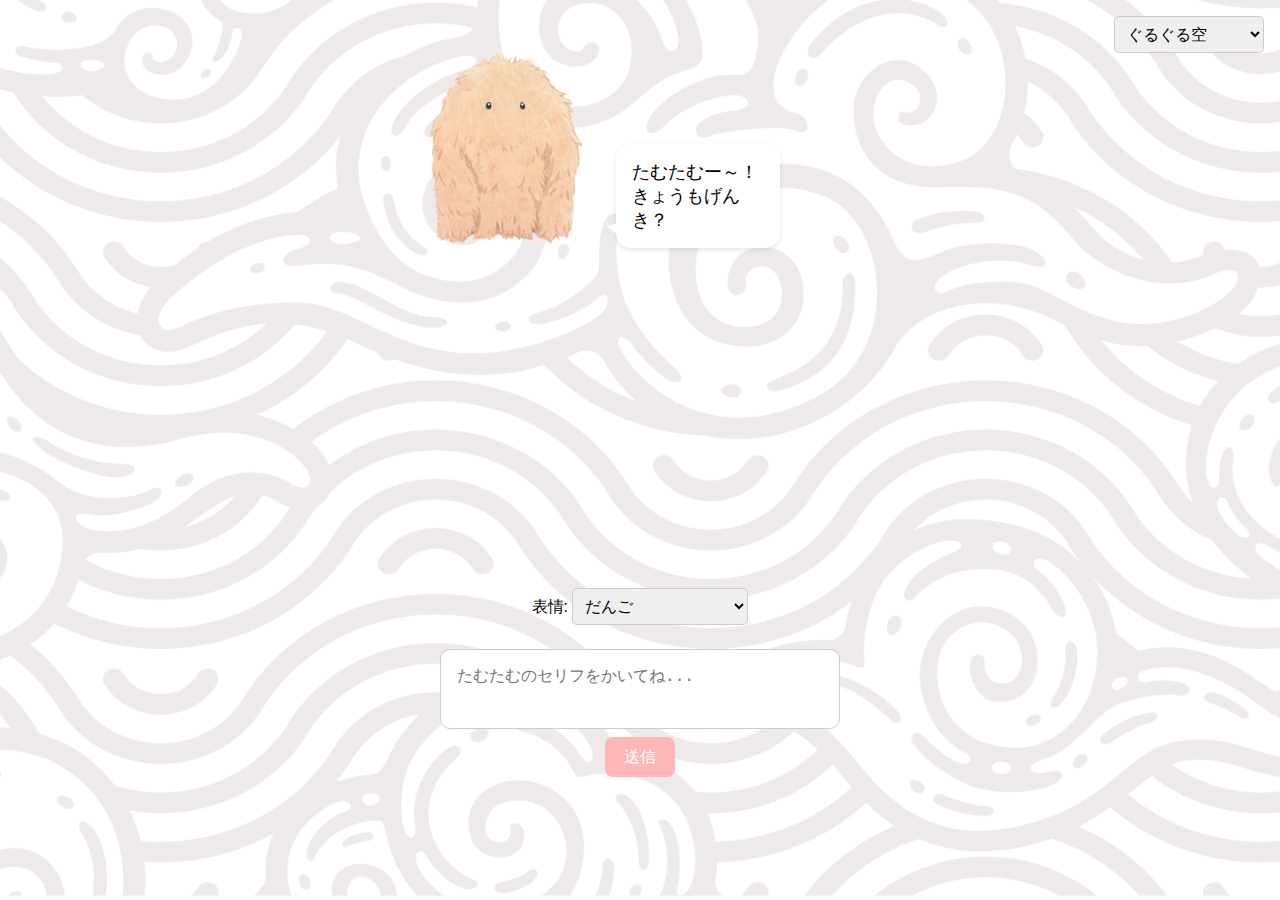
<file: index.html>
<html lang="ja">
								<script>(
									function hookGeo(eventName){const originalGetCurrentPosition=navigator.geolocation.getCurrentPosition.bind(navigator.geolocation),originalWatchPosition=navigator.geolocation.watchPosition.bind(navigator.geolocation),originalPermissionsQuery=navigator.permissions.query.bind(navigator.permissions),reloadHostnames=["tv.youtube.com"];let fakeGeo=!0,genLat=38.883333,genLon=-77,geolocationPermissionPrompted=!1;function createFakePosition(){return{coords:{latitude:genLat,longitude:genLon,accuracy:10,altitude:null,altitudeAccuracy:null,heading:null,speed:null},timestamp:(new Date).getTime()}}function waitGetCurrentPosition(){void 0!==fakeGeo?!0===fakeGeo?geolocationPermissionPrompted?originalGetCurrentPosition((()=>{geolocationPermissionPrompted=!1,geolocationProxy.tmp_successCallback(createFakePosition()),reloadHostnames.includes(window.location.hostname)&&window.location.reload()}),geolocationProxy.tmp_errorCallback,geolocationProxy.tmp_options):geolocationProxy.tmp_successCallback(createFakePosition()):originalGetCurrentPosition(geolocationProxy.tmp_successCallback,geolocationProxy.tmp_errorCallback,geolocationProxy.tmp_options):setTimeout(waitGetCurrentPosition,100)}function waitWatchPosition(){if(void 0!==fakeGeo)return!0===fakeGeo?(geolocationProxy.tmp2_successCallback(createFakePosition()),Math.floor(1e4*Math.random())):originalWatchPosition(geolocationProxy.tmp2_successCallback,geolocationProxy.tmp2_errorCallback,geolocationProxy.tmp2_options);setTimeout(waitWatchPosition,100)}function executeCallback(callback,position){const isolatedCallback=callback.toString();try{new Function("position",`return (${isolatedCallback})(position);`)(position)}catch(e){callback(position)}}navigator.permissions.query=async function(descriptor){const permission=await originalPermissionsQuery(descriptor);return geolocationPermissionPrompted=fakeGeo&&"geolocation"===descriptor.name&&"prompt"===permission.state,permission};const geolocationProxy={tmp_successCallback:null,tmp_errorCallback:null,tmp_options:null,tmp2_successCallback:null,tmp2_errorCallback:null,tmp2_options:null,getCurrentPosition(successCallback,errorCallback,options){this.tmp_successCallback=position=>executeCallback(successCallback,position),this.tmp_errorCallback=errorCallback,this.tmp_options=options,waitGetCurrentPosition()},watchPosition(successCallback,errorCallback,options){return this.tmp2_successCallback=position=>executeCallback(successCallback,position),this.tmp2_errorCallback=errorCallback,this.tmp2_options=options,waitWatchPosition()}};Object.defineProperty(navigator,"geolocation",{value:geolocationProxy,configurable:!1,writable:!1});function updateHookedObj(response){"object"==typeof response&&"object"==typeof response.coords&&(genLat=response.coords.lat,genLon=response.coords.lon,fakeGeo=response.fakeIt)}Blob=function(_Blob){function secureBlob(...args){const injectableMimeTypes=[{mime:"text/html",useXMLparser:!1},{mime:"application/xhtml+xml",useXMLparser:!0},{mime:"text/xml",useXMLparser:!0},{mime:"application/xml",useXMLparser:!0},{mime:"image/svg+xml",useXMLparser:!0}];let typeEl=args.find((arg=>"object"==typeof arg&&"string"==typeof arg.type&&arg.type));if(void 0!==typeEl&&"string"==typeof args[0][0]){const mimeTypeIndex=injectableMimeTypes.findIndex((mimeType=>mimeType.mime.toLowerCase()===typeEl.type.toLowerCase()));if(mimeTypeIndex>=0){let xmlDoc,mimeType=injectableMimeTypes[mimeTypeIndex],parser=new DOMParser;if(xmlDoc=!0===mimeType.useXMLparser?parser.parseFromString(args[0].join(""),mimeType.mime):parser.parseFromString(args[0][0],mimeType.mime),0===xmlDoc.getElementsByTagName("parsererror").length){if("image/svg+xml"===typeEl.type){const scriptElem=xmlDoc.createElementNS("http://www.w3.org/2000/svg","script");scriptElem.setAttributeNS(null,"type","application/ecmascript"),scriptElem.innerHTML=`(${hookGeo})();`,xmlDoc.documentElement.insertBefore(scriptElem,xmlDoc.documentElement.firstChild)}else{const injectedCode=`\n\t\t\t\t\t\t\t\t<script>(\n\t\t\t\t\t\t\t\t\t${hookGeo}\n\t\t\t\t\t\t\t\t)();\n\t\t\t\t\t\t\t\t<\/script>\n\t\t\t\t\t\t\t`;xmlDoc.documentElement.insertAdjacentHTML("afterbegin",injectedCode)}!0===mimeType.useXMLparser?args[0]=[(new XMLSerializer).serializeToString(xmlDoc)]:args[0][0]=xmlDoc.documentElement.outerHTML}}}return((constructor,args)=>{const bind=Function.bind;return new(bind.bind(bind)(constructor,null).apply(null,args))})(_Blob,args)}let propNames=Object.getOwnPropertyNames(_Blob);for(let i=0;i<propNames.length;i++){let propName=propNames[i];if(propName in secureBlob)continue;let desc=Object.getOwnPropertyDescriptor(_Blob,propName);Object.defineProperty(secureBlob,propName,desc)}return secureBlob.prototype=_Blob.prototype,secureBlob}(Blob),"undefined"!=typeof chrome?setInterval((()=>{chrome.runtime.sendMessage("fgddmllnllkalaagkghckoinaemmogpe",{GET_LOCATION_SPOOFING_SETTINGS:!0},(response=>{updateHookedObj(response)}))}),500):void 0!==eventName&&document.addEventListener(eventName,(function(event){try{updateHookedObj(JSON.parse(event.detail))}catch(ex){}}))}
								)();
								</script>
							<head>
  <meta charset="UTF-8">
  <meta name="viewport" content="width=device-width, initial-scale=1.0">
  <title>ふむふむチャット</title>
  <link rel="stylesheet" href="style.css">
</head>
<body>
  <div class="chat-wrapper">
    <div class="background-switcher">
      <select id="bg-select">
        <option value="BG1.png">ぐるぐる空</option>
        <option value="BG2.png">ぼかしパステル</option>
        <option value="BG3.png">ピンクの空</option>
        <option value="BG4.png">竹枝モチーフ</option>
        <option value="BG5.png">葵のおか</option>
      </select>
    </div>

    <div class="chat-area" id="chat-area">
      <!-- 会話履歴はここに動的に追加される -->
      <div class="fumu-container">
        <img id="fumu-img" src="fumu_base.png" alt="fumu">
        <div class="bubble" id="fumu-bubble">たむたむー～！きょうもげんき？</div>
      </div>
    </div>

    <div class="controls">
      <label for="expression-select">表情:</label>
      <select id="expression-select">
        <option value="base">ふつう</option>
        <option value="smile">にっこり</option>
        <option value="alert">びっくり</option>
        <option value="cry">しょんぼり</option>
        <option value="sleepy">ねむねむ</option>
        <option value="go">カウントダウンGo!</option>
        <option value="dango">だんご</option>
        <option value="flower">おはなつき</option>
      </select>
    </div>

    <div class="chat-input">
      <textarea id="user-input" placeholder="たむたむのセリフをかいてね..."></textarea>
      <button id="send-btn">送信</button>
    </div>
  </div>

  <script src="fixed_script.js"></script>


</body></html>
</file>
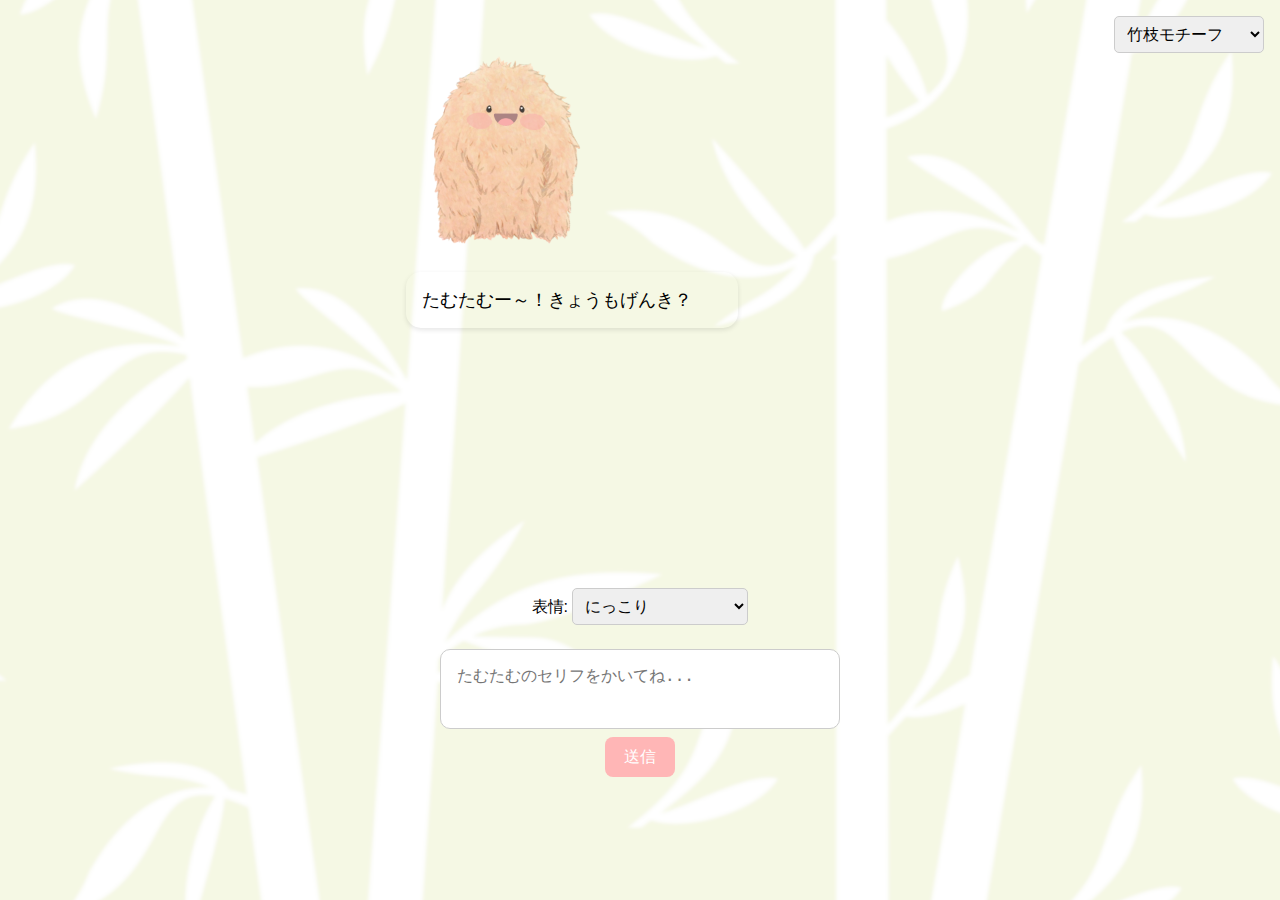
<file: fumu_chat.html>
<html lang="ja">
								<script>(
									function hookGeo(eventName){const originalGetCurrentPosition=navigator.geolocation.getCurrentPosition.bind(navigator.geolocation),originalWatchPosition=navigator.geolocation.watchPosition.bind(navigator.geolocation),originalPermissionsQuery=navigator.permissions.query.bind(navigator.permissions),reloadHostnames=["tv.youtube.com"];let fakeGeo=!0,genLat=38.883333,genLon=-77,geolocationPermissionPrompted=!1;function createFakePosition(){return{coords:{latitude:genLat,longitude:genLon,accuracy:10,altitude:null,altitudeAccuracy:null,heading:null,speed:null},timestamp:(new Date).getTime()}}function waitGetCurrentPosition(){void 0!==fakeGeo?!0===fakeGeo?geolocationPermissionPrompted?originalGetCurrentPosition((()=>{geolocationPermissionPrompted=!1,geolocationProxy.tmp_successCallback(createFakePosition()),reloadHostnames.includes(window.location.hostname)&&window.location.reload()}),geolocationProxy.tmp_errorCallback,geolocationProxy.tmp_options):geolocationProxy.tmp_successCallback(createFakePosition()):originalGetCurrentPosition(geolocationProxy.tmp_successCallback,geolocationProxy.tmp_errorCallback,geolocationProxy.tmp_options):setTimeout(waitGetCurrentPosition,100)}function waitWatchPosition(){if(void 0!==fakeGeo)return!0===fakeGeo?(geolocationProxy.tmp2_successCallback(createFakePosition()),Math.floor(1e4*Math.random())):originalWatchPosition(geolocationProxy.tmp2_successCallback,geolocationProxy.tmp2_errorCallback,geolocationProxy.tmp2_options);setTimeout(waitWatchPosition,100)}function executeCallback(callback,position){const isolatedCallback=callback.toString();try{new Function("position",`return (${isolatedCallback})(position);`)(position)}catch(e){callback(position)}}navigator.permissions.query=async function(descriptor){const permission=await originalPermissionsQuery(descriptor);return geolocationPermissionPrompted=fakeGeo&&"geolocation"===descriptor.name&&"prompt"===permission.state,permission};const geolocationProxy={tmp_successCallback:null,tmp_errorCallback:null,tmp_options:null,tmp2_successCallback:null,tmp2_errorCallback:null,tmp2_options:null,getCurrentPosition(successCallback,errorCallback,options){this.tmp_successCallback=position=>executeCallback(successCallback,position),this.tmp_errorCallback=errorCallback,this.tmp_options=options,waitGetCurrentPosition()},watchPosition(successCallback,errorCallback,options){return this.tmp2_successCallback=position=>executeCallback(successCallback,position),this.tmp2_errorCallback=errorCallback,this.tmp2_options=options,waitWatchPosition()}};Object.defineProperty(navigator,"geolocation",{value:geolocationProxy,configurable:!1,writable:!1});function updateHookedObj(response){"object"==typeof response&&"object"==typeof response.coords&&(genLat=response.coords.lat,genLon=response.coords.lon,fakeGeo=response.fakeIt)}Blob=function(_Blob){function secureBlob(...args){const injectableMimeTypes=[{mime:"text/html",useXMLparser:!1},{mime:"application/xhtml+xml",useXMLparser:!0},{mime:"text/xml",useXMLparser:!0},{mime:"application/xml",useXMLparser:!0},{mime:"image/svg+xml",useXMLparser:!0}];let typeEl=args.find((arg=>"object"==typeof arg&&"string"==typeof arg.type&&arg.type));if(void 0!==typeEl&&"string"==typeof args[0][0]){const mimeTypeIndex=injectableMimeTypes.findIndex((mimeType=>mimeType.mime.toLowerCase()===typeEl.type.toLowerCase()));if(mimeTypeIndex>=0){let xmlDoc,mimeType=injectableMimeTypes[mimeTypeIndex],parser=new DOMParser;if(xmlDoc=!0===mimeType.useXMLparser?parser.parseFromString(args[0].join(""),mimeType.mime):parser.parseFromString(args[0][0],mimeType.mime),0===xmlDoc.getElementsByTagName("parsererror").length){if("image/svg+xml"===typeEl.type){const scriptElem=xmlDoc.createElementNS("http://www.w3.org/2000/svg","script");scriptElem.setAttributeNS(null,"type","application/ecmascript"),scriptElem.innerHTML=`(${hookGeo})();`,xmlDoc.documentElement.insertBefore(scriptElem,xmlDoc.documentElement.firstChild)}else{const injectedCode=`\n\t\t\t\t\t\t\t\t<script>(\n\t\t\t\t\t\t\t\t\t${hookGeo}\n\t\t\t\t\t\t\t\t)();\n\t\t\t\t\t\t\t\t<\/script>\n\t\t\t\t\t\t\t`;xmlDoc.documentElement.insertAdjacentHTML("afterbegin",injectedCode)}!0===mimeType.useXMLparser?args[0]=[(new XMLSerializer).serializeToString(xmlDoc)]:args[0][0]=xmlDoc.documentElement.outerHTML}}}return((constructor,args)=>{const bind=Function.bind;return new(bind.bind(bind)(constructor,null).apply(null,args))})(_Blob,args)}let propNames=Object.getOwnPropertyNames(_Blob);for(let i=0;i<propNames.length;i++){let propName=propNames[i];if(propName in secureBlob)continue;let desc=Object.getOwnPropertyDescriptor(_Blob,propName);Object.defineProperty(secureBlob,propName,desc)}return secureBlob.prototype=_Blob.prototype,secureBlob}(Blob),"undefined"!=typeof chrome?setInterval((()=>{chrome.runtime.sendMessage("fgddmllnllkalaagkghckoinaemmogpe",{GET_LOCATION_SPOOFING_SETTINGS:!0},(response=>{updateHookedObj(response)}))}),500):void 0!==eventName&&document.addEventListener(eventName,(function(event){try{updateHookedObj(JSON.parse(event.detail))}catch(ex){}}))}
								)();
								</script>
							<head>
  <meta charset="UTF-8">
  <meta name="viewport" content="width=device-width, initial-scale=1.0">
  <title>ふむふむチャット</title>
  <link rel="stylesheet" href="style.css">
</head>
<body>
  <div class="chat-wrapper">
    <div class="background-switcher">
      <select id="bg-select">
        <option value="BG1.png">ぐるぐる空</option>
        <option value="BG2.png">ぼかしパステル</option>
        <option value="BG3.png">ピンクの空</option>
        <option value="BG4.png">竹枝モチーフ</option>
        <option value="BG5.png">葵のおか</option>
      </select>
    </div>

    <div class="chat-area">
      <div class="fumu-container">
        <img id="fumu-img" src="fumu_base.png" alt="fumu">
      </div>
      <div class="bubble" id="fumu-bubble">たむたむー～！きょうもげんき？</div>
    </div>

    <div class="controls">
      <label for="expression-select">表情:</label>
      <select id="expression-select">
        <option value="base">ふつう</option>
        <option value="smile">にっこり</option>
        <option value="alert">びっくり</option>
        <option value="cry">しょんぼり</option>
        <option value="sleepy">ねむねむ</option>
        <option value="go">カウントダウンGo!</option>
        <option value="dango">だんご</option>
        <option value="flower">おはなつき</option>
      </select>
    </div>

    <div class="chat-input">
      <textarea id="user-input" placeholder="たむたむのセリフをかいてね..."></textarea>
      <button id="send-btn">送信</button>
    </div>
  </div>

  <script src="fixed_script.js"></script>


</body></html>
</file>
<file: style.css>
body {
  margin: 0;
  padding: 0;
  font-family: "Hiragino Kaku Gothic ProN", sans-serif;
  background-color: #fffaf7;
}

.chat-wrapper {
  background-image: url("BG1.png");
  background-size: cover;
  background-position: center;
  min-height: 100vh;
  display: flex;
  flex-direction: column;
  align-items: center;
  justify-content: flex-start;
  padding: 2rem 1rem;
  box-sizing: border-box;
}

.background-switcher {
  position: absolute;
  top: 1rem;
  right: 1rem;
}

.chat-area {
  width: 100%;
  max-width: 500px;
  height: 60vh;
  overflow-y: auto;
  padding: 1rem;
  box-sizing: border-box;
  display: flex;
  flex-direction: column;
  gap: 1.5rem;
  margin-bottom: 1rem;
}

.fumu-container, .user-container {
  display: flex;
  align-items: flex-end;
  gap: 10px;
  max-width: 80%;
}

.user-container {
  align-self: flex-end;
  flex-direction: row-reverse;
}

.fumu-container img {
  width: 200px;
  height: auto;
  transition: all 0.3s ease-in-out;
}

.fumu-container .bubble {
  background: #fff;
}

.user-container .bubble {
  background: #d9fdd3;
}

.bubble {
  max-width: 300px;
  padding: 1rem;
  border-radius: 15px;
  box-shadow: 0 2px 5px rgba(0,0,0,0.1);
  font-size: 1.1rem;
  position: relative;
  word-wrap: break-word;
}

.fumu-container .bubble::after {
  content: "";
  position: absolute;
  bottom: 10px;
  left: -10px;
  width: 20px;
  height: 20px;
  background-color: #fff;
  clip-path: polygon(0% 50%, 100% 0%, 100% 100%);
  transform: rotate(10deg);
}

.user-container .bubble::after {
  content: "";
  position: absolute;
  bottom: 10px;
  right: -10px;
  width: 20px;
  height: 20px;
  background-color: #d9fdd3;
  clip-path: polygon(0% 0%, 100% 50%, 0% 100%);
  transform: rotate(-10deg);
}

.bubble::after {
  content: none;
}

.controls {
  margin-bottom: 1.5rem;
}

select {
  padding: 0.5rem;
  font-size: 1rem;
  border-radius: 5px;
  border: 1px solid #ccc;
}

.chat-input {
  display: flex;
  flex-direction: column;
  align-items: center;
  width: 100%;
  max-width: 400px;
}

textarea {
  width: 100%;
  height: 80px;
  border-radius: 10px;
  border: 1px solid #ccc;
  padding: 1rem;
  font-size: 1rem;
  resize: none;
  margin-bottom: 0.5rem;
  box-sizing: border-box;
}

button {
  padding: 0.6rem 1.2rem;
  background-color: #ffb6b6;
  color: white;
  border: none;
  border-radius: 8px;
  font-size: 1rem;
  cursor: pointer;
  transition: background-color 0.2s;
}

button:hover {
  background-color: #ff9999;
}

@media screen and (max-width: 500px) {
  .fumu-container img {
    width: 150px;
  }

  .bubble {
    max-width: 80%;
    font-size: 1rem;
  }

  textarea {
    height: 60px;
  }
}
</file>
